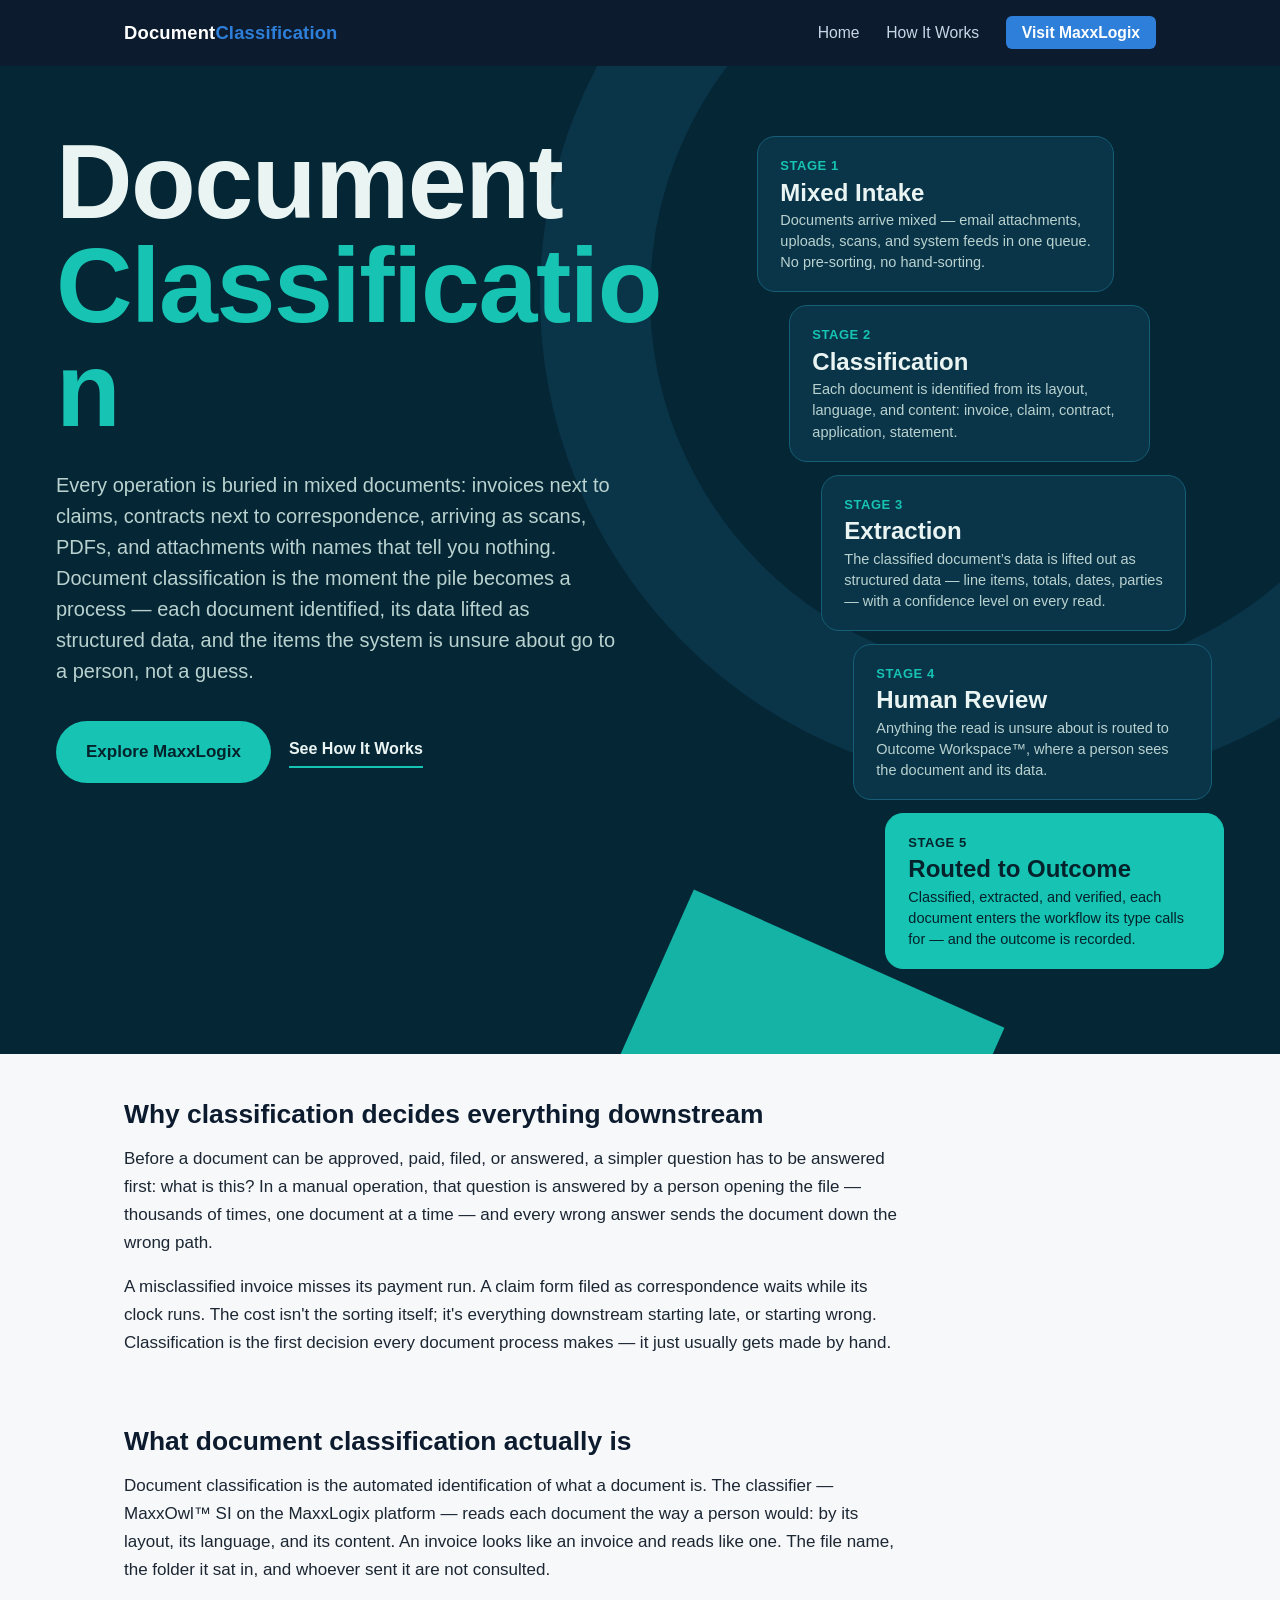
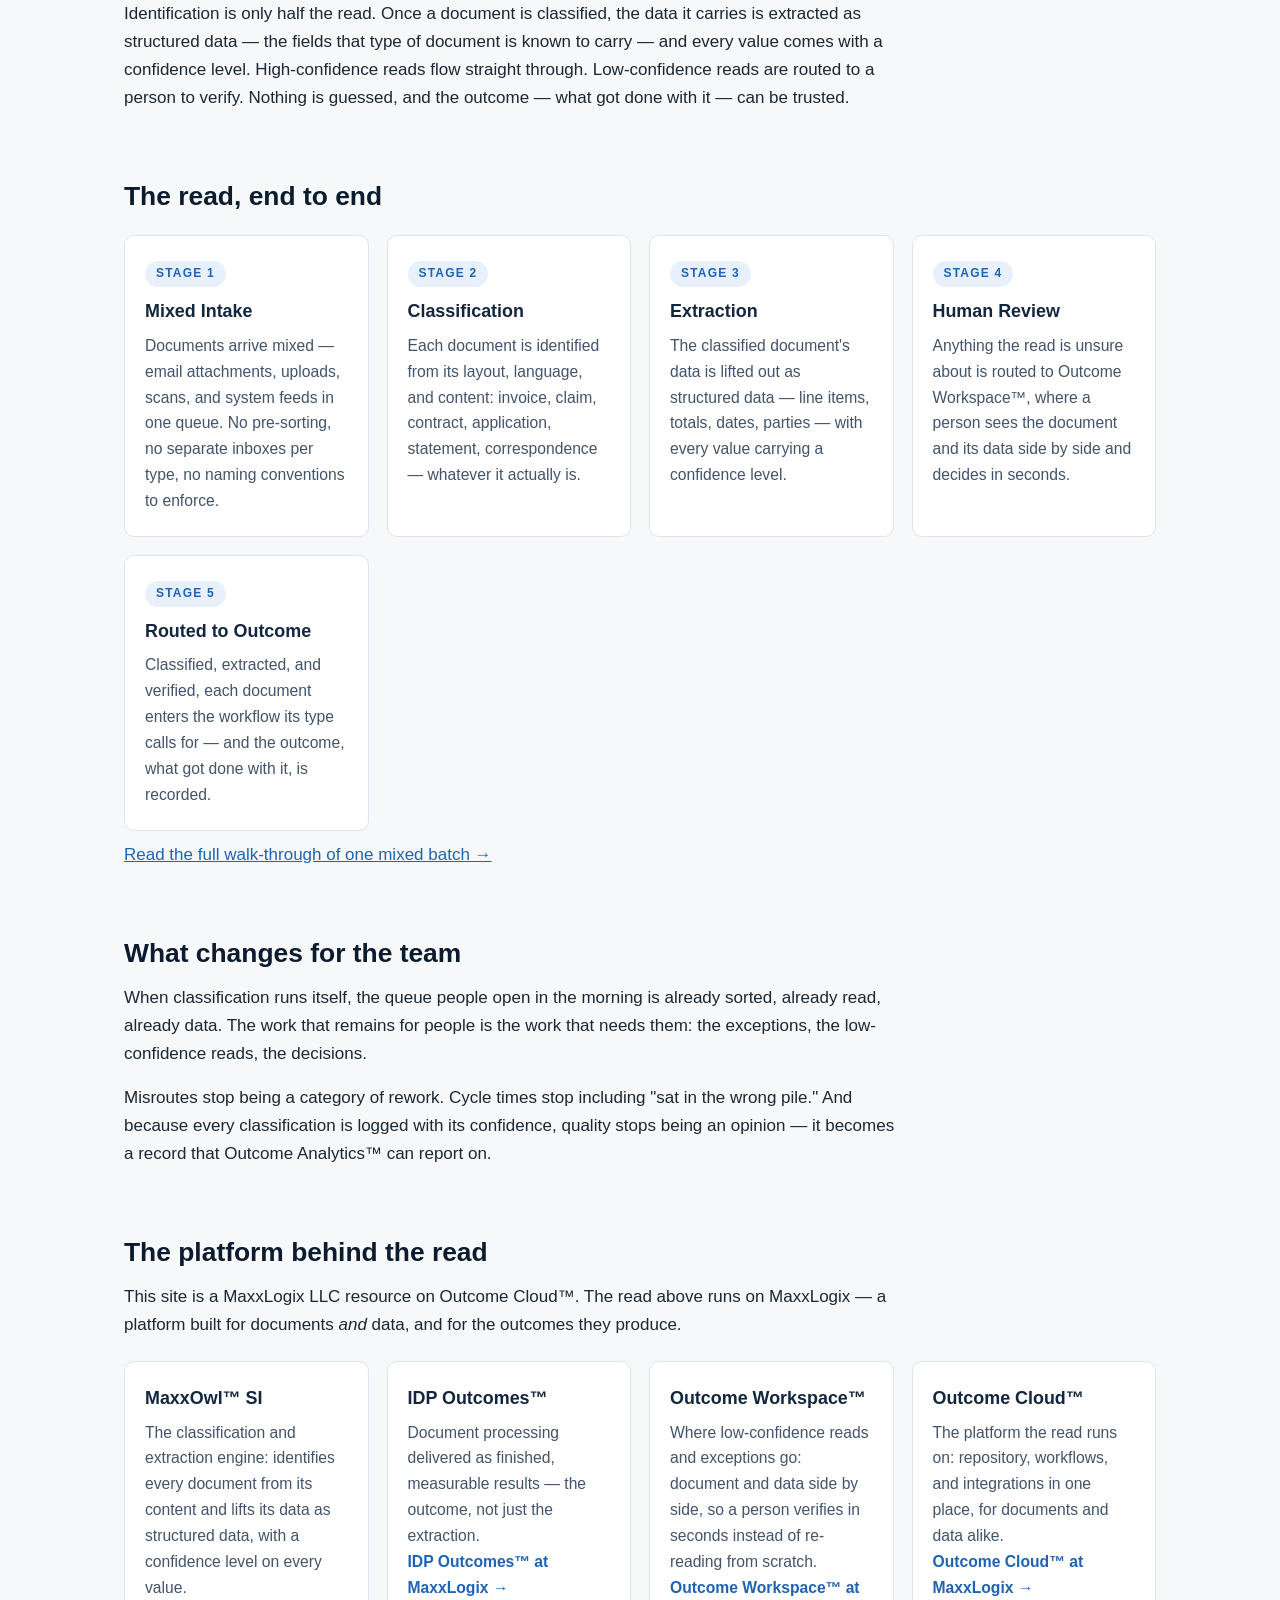
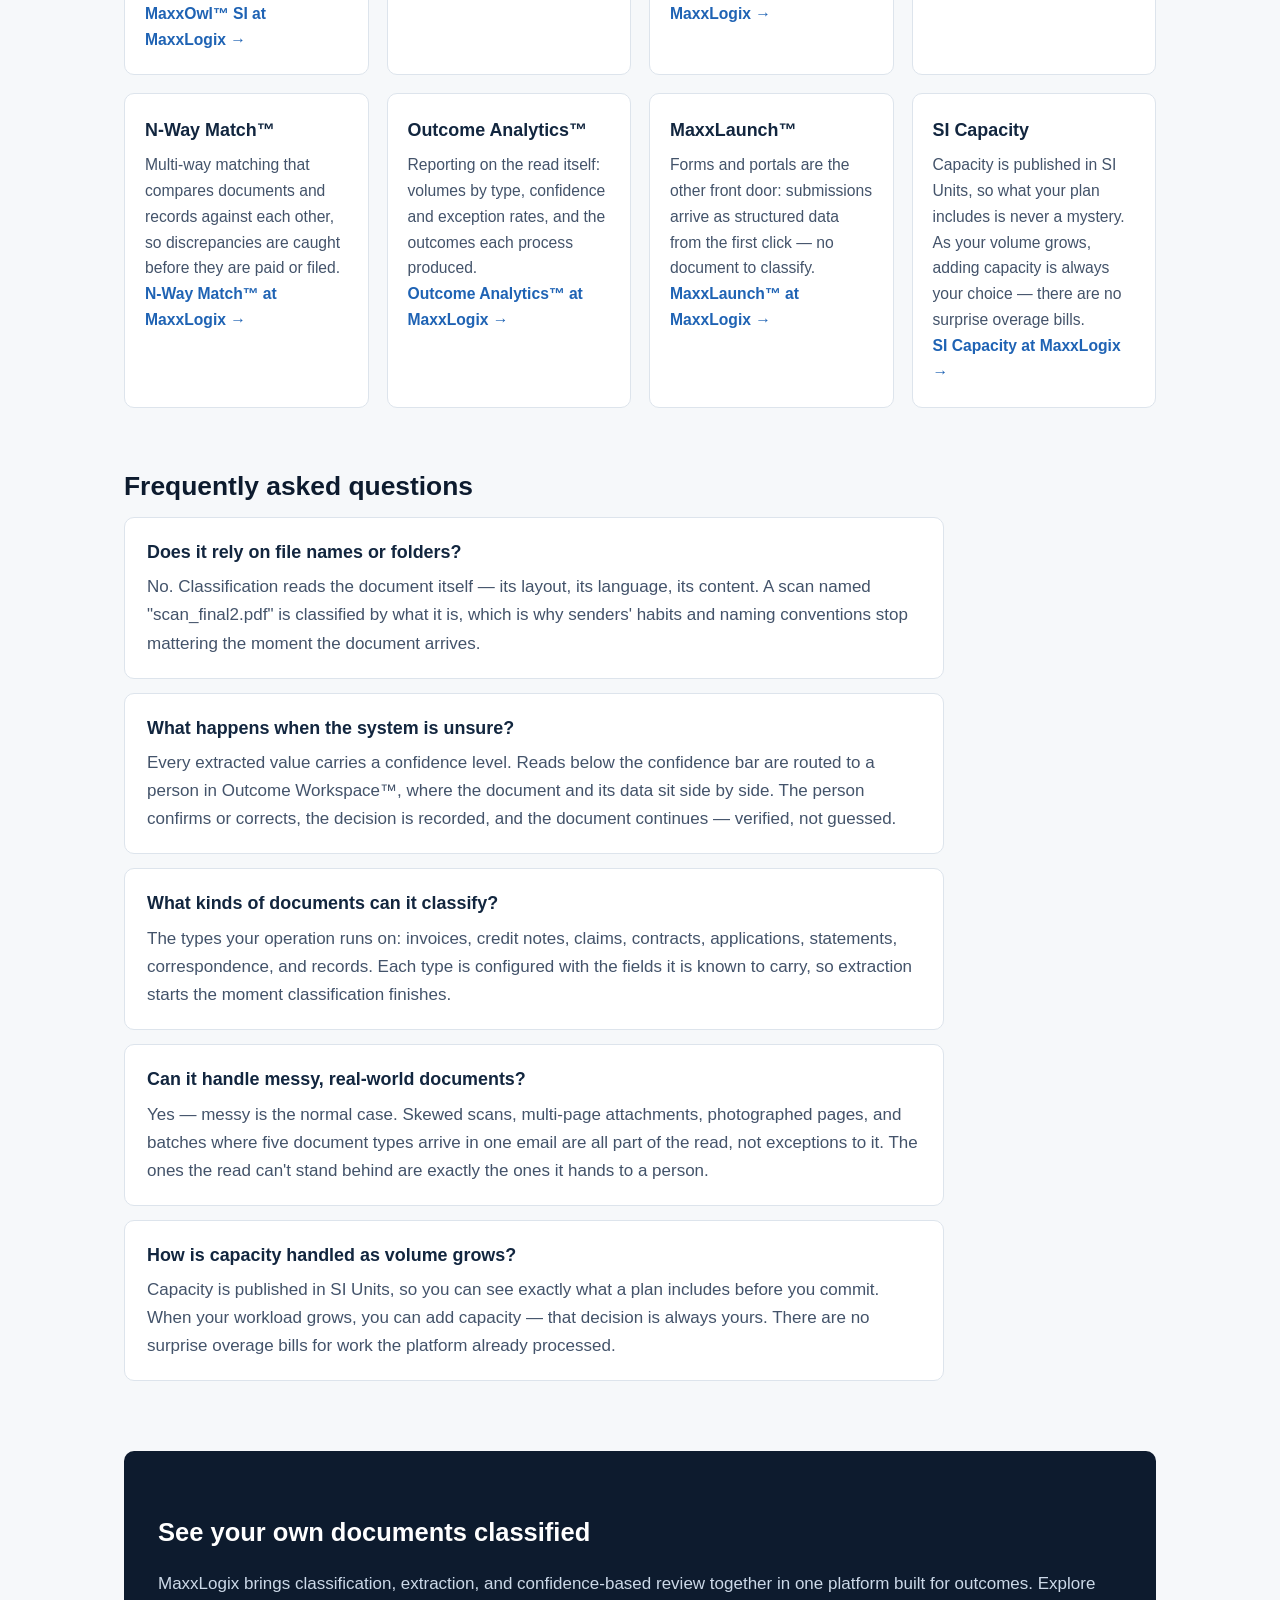
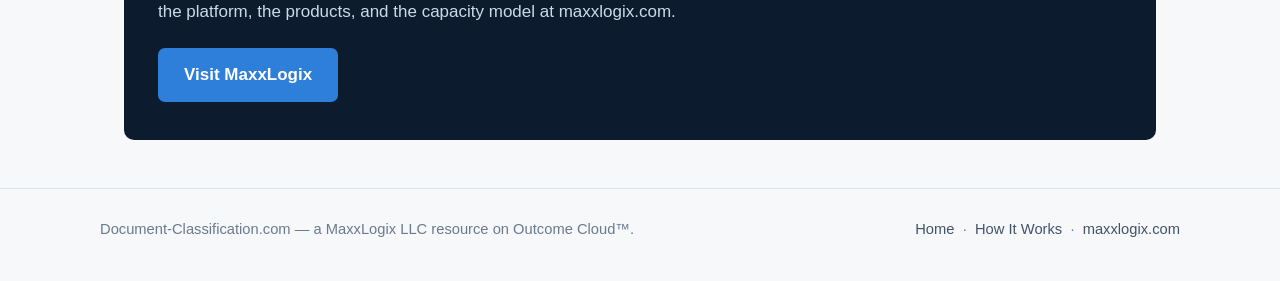
<file: index.html>
<!DOCTYPE html>
<html lang="en">
<head>
<meta charset="UTF-8">
<meta name="viewport" content="width=device-width, initial-scale=1.0">
<title>Document Classification | Document Classification</title>
<meta name="description" content="Document classification identifies every incoming document from its layout, language, and content — never its file name — and lifts its data as structured data with confidence levels.">
<link rel="canonical" href="https://document-classification.com/">
<meta property="og:type" content="website">
<meta property="og:site_name" content="Document Classification">
<meta property="og:title" content="Document Classification">
<meta property="og:description" content="The pile becomes a process. How document classification identifies every document by content, extracts its data with confidence levels, and routes the unsure to people.">
<meta property="og:url" content="https://document-classification.com/">
<meta name="twitter:card" content="summary">
<link rel="stylesheet" href="style.css">
</head>
<body>

<header class="site-header">
  <div class="header-inner">
    <a class="wordmark" href="index.html">Document<span>Classification</span></a>
    <nav class="main-nav">
      <a href="index.html">Home</a>
      <a href="how-it-works.html">How It Works</a>
      <a class="nav-cta" href="https://maxxlogix.com">Visit MaxxLogix</a>
    </nav>
  </div>
</header>

<section class="bh">
  <div class="bh-wrap">
    <div class="bh-grid">
      <div>
        <h1 class="bh-h1" style="font-size:106px">Document <span class="bh-a">Classification</span></h1>
        <p class="bh-lede">Every operation is buried in mixed documents: invoices next to claims, contracts next to correspondence, arriving as scans, PDFs, and attachments with names that tell you nothing. Document classification is the moment the pile becomes a process — each document identified, its data lifted as structured data, and the items the system is unsure about go to a person, not a guess.</p>
        <div class="bh-actions">
          <a class="bh-btn" href="https://maxxlogix.com">Explore MaxxLogix</a>
          <a class="bh-link2" href="how-it-works.html">See How It Works</a>
        </div>
      </div>
      <div class="bh-path" aria-label="The path, end to end">
        <div class="bh-stage bh-s1"><div class="bh-n">Stage 1</div><div class="bh-t">Mixed Intake</div><div class="bh-d">Documents arrive mixed — email attachments, uploads, scans, and system feeds in one queue. No pre-sorting, no hand-sorting.</div></div>
        <div class="bh-stage bh-s2"><div class="bh-n">Stage 2</div><div class="bh-t">Classification</div><div class="bh-d">Each document is identified from its layout, language, and content: invoice, claim, contract, application, statement.</div></div>
        <div class="bh-stage bh-s3"><div class="bh-n">Stage 3</div><div class="bh-t">Extraction</div><div class="bh-d">The classified document&rsquo;s data is lifted out as structured data — line items, totals, dates, parties — with a confidence level on every read.</div></div>
        <div class="bh-stage bh-s4"><div class="bh-n">Stage 4</div><div class="bh-t">Human Review</div><div class="bh-d">Anything the read is unsure about is routed to Outcome Workspace&trade;, where a person sees the document and its data.</div></div>
        <div class="bh-stage bh-s5"><div class="bh-n">Stage 5</div><div class="bh-t">Routed to Outcome</div><div class="bh-d">Classified, extracted, and verified, each document enters the workflow its type calls for — and the outcome is recorded.</div></div>
      </div>
    </div>
  </div>
</section>

<main>

  <section>
    <h2>Why classification decides everything downstream</h2>
    <p>Before a document can be approved, paid, filed, or answered, a simpler question has to be answered first: what is this? In a manual operation, that question is answered by a person opening the file — thousands of times, one document at a time — and every wrong answer sends the document down the wrong path.</p>
    <p>A misclassified invoice misses its payment run. A claim form filed as correspondence waits while its clock runs. The cost isn't the sorting itself; it's everything downstream starting late, or starting wrong. Classification is the first decision every document process makes — it just usually gets made by hand.</p>
  </section>

  <section>
    <h2>What document classification actually is</h2>
    <p>Document classification is the automated identification of what a document is. The classifier — MaxxOwl&trade; SI on the MaxxLogix platform — reads each document the way a person would: by its layout, its language, and its content. An invoice looks like an invoice and reads like one. The file name, the folder it sat in, and whoever sent it are not consulted.</p>
    <p>Identification is only half the read. Once a document is classified, the data it carries is extracted as structured data — the fields that type of document is known to carry — and every value comes with a confidence level. High-confidence reads flow straight through. Low-confidence reads are routed to a person to verify. Nothing is guessed, and the outcome — what got done with it — can be trusted.</p>
  </section>

  <section>
    <h2>The read, end to end</h2>
    <div class="grid">
      <div class="card">
        <span class="step">Stage 1</span>
        <h3>Mixed Intake</h3>
        <p>Documents arrive mixed — email attachments, uploads, scans, and system feeds in one queue. No pre-sorting, no separate inboxes per type, no naming conventions to enforce.</p>
      </div>
      <div class="card">
        <span class="step">Stage 2</span>
        <h3>Classification</h3>
        <p>Each document is identified from its layout, language, and content: invoice, claim, contract, application, statement, correspondence — whatever it actually is.</p>
      </div>
      <div class="card">
        <span class="step">Stage 3</span>
        <h3>Extraction</h3>
        <p>The classified document's data is lifted out as structured data — line items, totals, dates, parties — with every value carrying a confidence level.</p>
      </div>
      <div class="card">
        <span class="step">Stage 4</span>
        <h3>Human Review</h3>
        <p>Anything the read is unsure about is routed to Outcome Workspace&trade;, where a person sees the document and its data side by side and decides in seconds.</p>
      </div>
      <div class="card">
        <span class="step">Stage 5</span>
        <h3>Routed to Outcome</h3>
        <p>Classified, extracted, and verified, each document enters the workflow its type calls for — and the outcome, what got done with it, is recorded.</p>
      </div>
    </div>
    <p><a href="how-it-works.html">Read the full walk-through of one mixed batch &rarr;</a></p>
  </section>

  <section>
    <h2>What changes for the team</h2>
    <p>When classification runs itself, the queue people open in the morning is already sorted, already read, already data. The work that remains for people is the work that needs them: the exceptions, the low-confidence reads, the decisions.</p>
    <p>Misroutes stop being a category of rework. Cycle times stop including "sat in the wrong pile." And because every classification is logged with its confidence, quality stops being an opinion — it becomes a record that Outcome Analytics&trade; can report on.</p>
  </section>

  <section>
    <h2>The platform behind the read</h2>
    <p class="narrow">This site is a MaxxLogix LLC resource on Outcome Cloud&trade;. The read above runs on MaxxLogix — a platform built for documents <em>and</em> data, and for the outcomes they produce.</p>
    <div class="grid">
      <div class="card">
        <h3>MaxxOwl&trade; SI</h3>
        <p>The classification and extraction engine: identifies every document from its content and lifts its data as structured data, with a confidence level on every value.</p>
        <p><a href="https://maxxlogix.com/maxxowl-si/">MaxxOwl&trade; SI at MaxxLogix &rarr;</a></p>
      </div>
      <div class="card">
        <h3>IDP Outcomes&trade;</h3>
        <p>Document processing delivered as finished, measurable results — the outcome, not just the extraction.</p>
        <p><a href="https://maxxlogix.com/idp-outcomes/">IDP Outcomes&trade; at MaxxLogix &rarr;</a></p>
      </div>
      <div class="card">
        <h3>Outcome Workspace&trade;</h3>
        <p>Where low-confidence reads and exceptions go: document and data side by side, so a person verifies in seconds instead of re-reading from scratch.</p>
        <p><a href="https://maxxlogix.com/outcome-workspace/">Outcome Workspace&trade; at MaxxLogix &rarr;</a></p>
      </div>
      <div class="card">
        <h3>Outcome Cloud&trade;</h3>
        <p>The platform the read runs on: repository, workflows, and integrations in one place, for documents and data alike.</p>
        <p><a href="https://maxxlogix.com/outcome-cloud/">Outcome Cloud&trade; at MaxxLogix &rarr;</a></p>
      </div>
      <div class="card">
        <h3>N-Way Match&trade;</h3>
        <p>Multi-way matching that compares documents and records against each other, so discrepancies are caught before they are paid or filed.</p>
        <p><a href="https://maxxlogix.com/outcome-match/">N-Way Match&trade; at MaxxLogix &rarr;</a></p>
      </div>
      <div class="card">
        <h3>Outcome Analytics&trade;</h3>
        <p>Reporting on the read itself: volumes by type, confidence and exception rates, and the outcomes each process produced.</p>
        <p><a href="https://maxxlogix.com/outcome-analytics/">Outcome Analytics&trade; at MaxxLogix &rarr;</a></p>
      </div>
      <div class="card">
        <h3>MaxxLaunch&trade;</h3>
        <p>Forms and portals are the other front door: submissions arrive as structured data from the first click — no document to classify.</p>
        <p><a href="https://maxxlogix.com/maxxlaunch/">MaxxLaunch&trade; at MaxxLogix &rarr;</a></p>
      </div>
      <div class="card">
        <h3>SI Capacity</h3>
        <p>Capacity is published in SI Units, so what your plan includes is never a mystery. As your volume grows, adding capacity is always your choice — there are no surprise overage bills.</p>
        <p><a href="https://maxxlogix.com/si-capacity/">SI Capacity at MaxxLogix &rarr;</a></p>
      </div>
    </div>
  </section>

  <section>
    <h2>Frequently asked questions</h2>

    <div class="faq-item">
      <h3>Does it rely on file names or folders?</h3>
      <p>No. Classification reads the document itself — its layout, its language, its content. A scan named "scan_final2.pdf" is classified by what it is, which is why senders' habits and naming conventions stop mattering the moment the document arrives.</p>
    </div>

    <div class="faq-item">
      <h3>What happens when the system is unsure?</h3>
      <p>Every extracted value carries a confidence level. Reads below the confidence bar are routed to a person in Outcome Workspace&trade;, where the document and its data sit side by side. The person confirms or corrects, the decision is recorded, and the document continues — verified, not guessed.</p>
    </div>

    <div class="faq-item">
      <h3>What kinds of documents can it classify?</h3>
      <p>The types your operation runs on: invoices, credit notes, claims, contracts, applications, statements, correspondence, and records. Each type is configured with the fields it is known to carry, so extraction starts the moment classification finishes.</p>
    </div>

    <div class="faq-item">
      <h3>Can it handle messy, real-world documents?</h3>
      <p>Yes — messy is the normal case. Skewed scans, multi-page attachments, photographed pages, and batches where five document types arrive in one email are all part of the read, not exceptions to it. The ones the read can't stand behind are exactly the ones it hands to a person.</p>
    </div>

    <div class="faq-item">
      <h3>How is capacity handled as volume grows?</h3>
      <p>Capacity is published in SI Units, so you can see exactly what a plan includes before you commit. When your workload grows, you can add capacity — that decision is always yours. There are no surprise overage bills for work the platform already processed.</p>
    </div>
  </section>

  <div class="cta-band">
    <h2>See your own documents classified</h2>
    <p>MaxxLogix brings classification, extraction, and confidence-based review together in one platform built for outcomes. Explore the platform, the products, and the capacity model at maxxlogix.com.</p>
    <a class="btn" href="https://maxxlogix.com">Visit MaxxLogix</a>
  </div>

</main>

<footer class="site-footer">
  <div class="footer-inner">
    <span>Document-Classification.com — a MaxxLogix LLC resource on Outcome Cloud&trade;.</span>
    <span><a href="index.html">Home</a> &nbsp;·&nbsp; <a href="how-it-works.html">How It Works</a> &nbsp;·&nbsp; <a href="https://maxxlogix.com">maxxlogix.com</a></span>
  </div>
</footer>

</body>
</html>
</file>
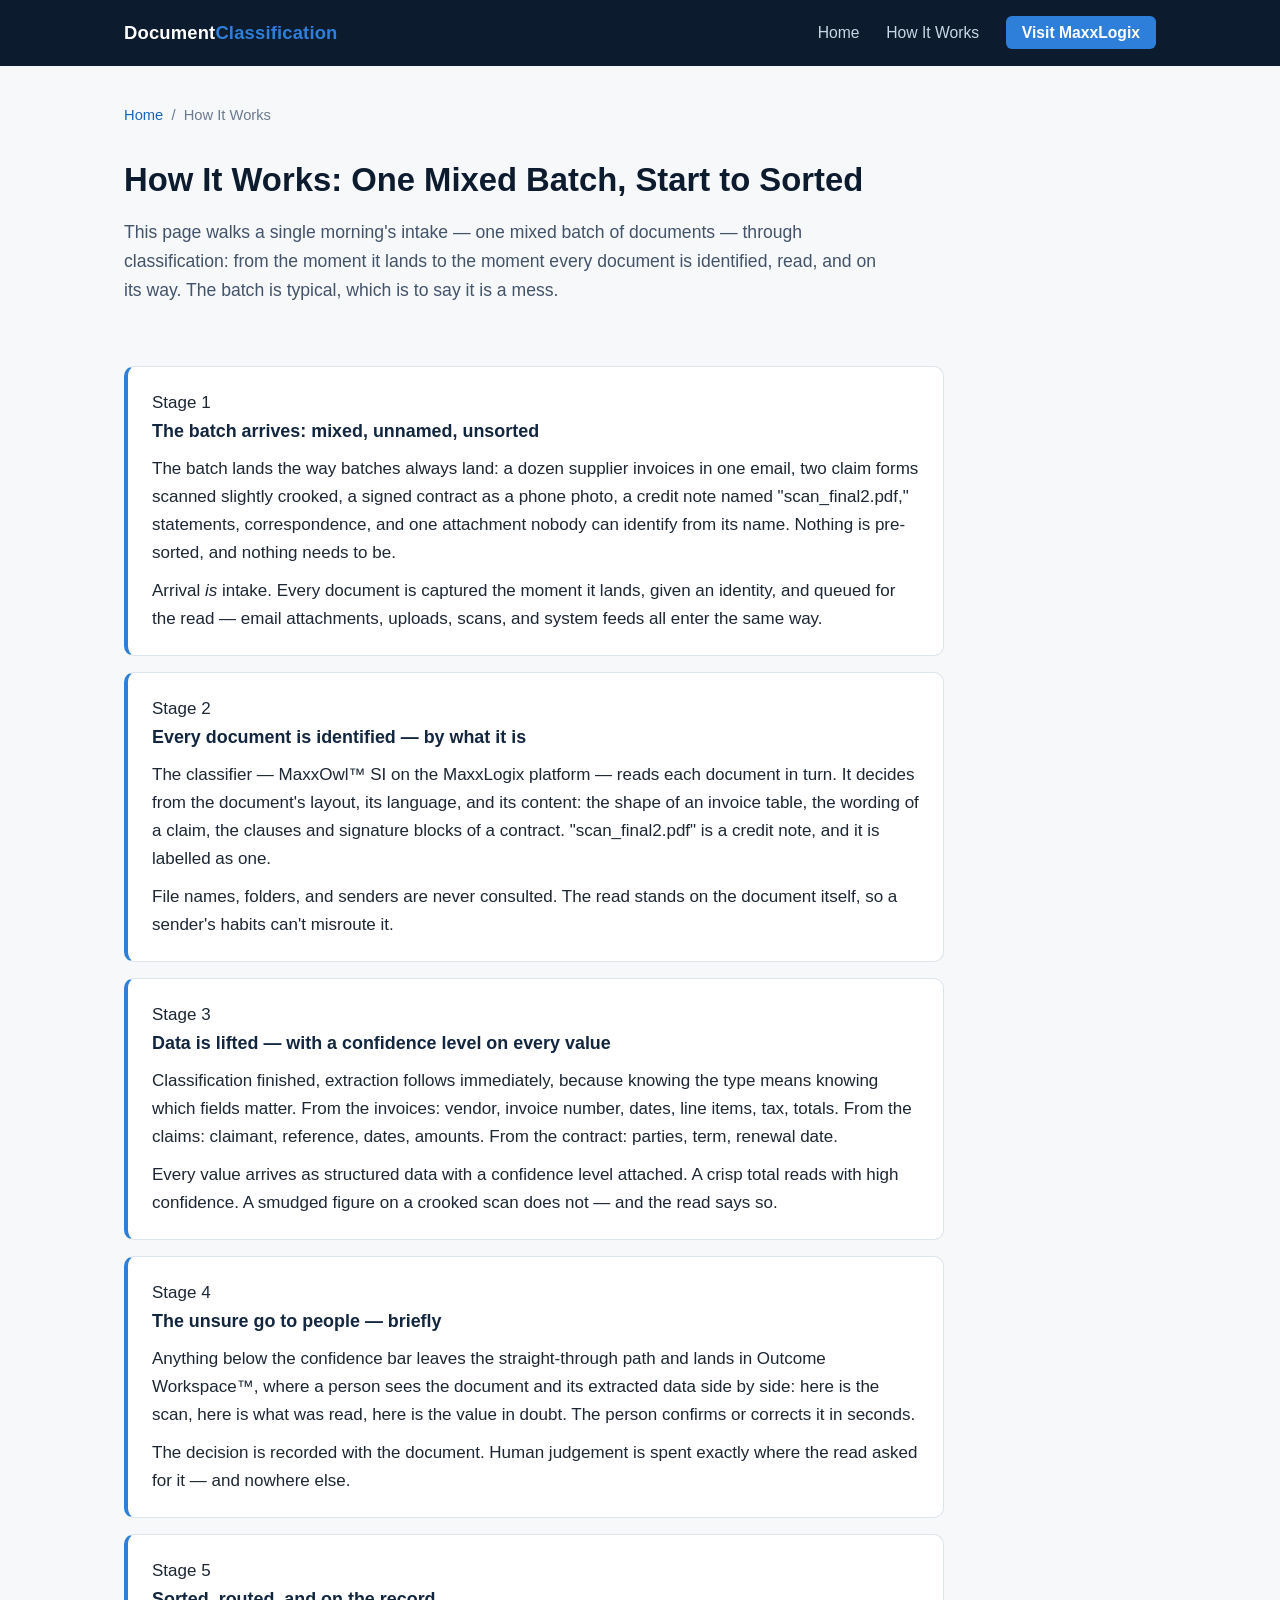
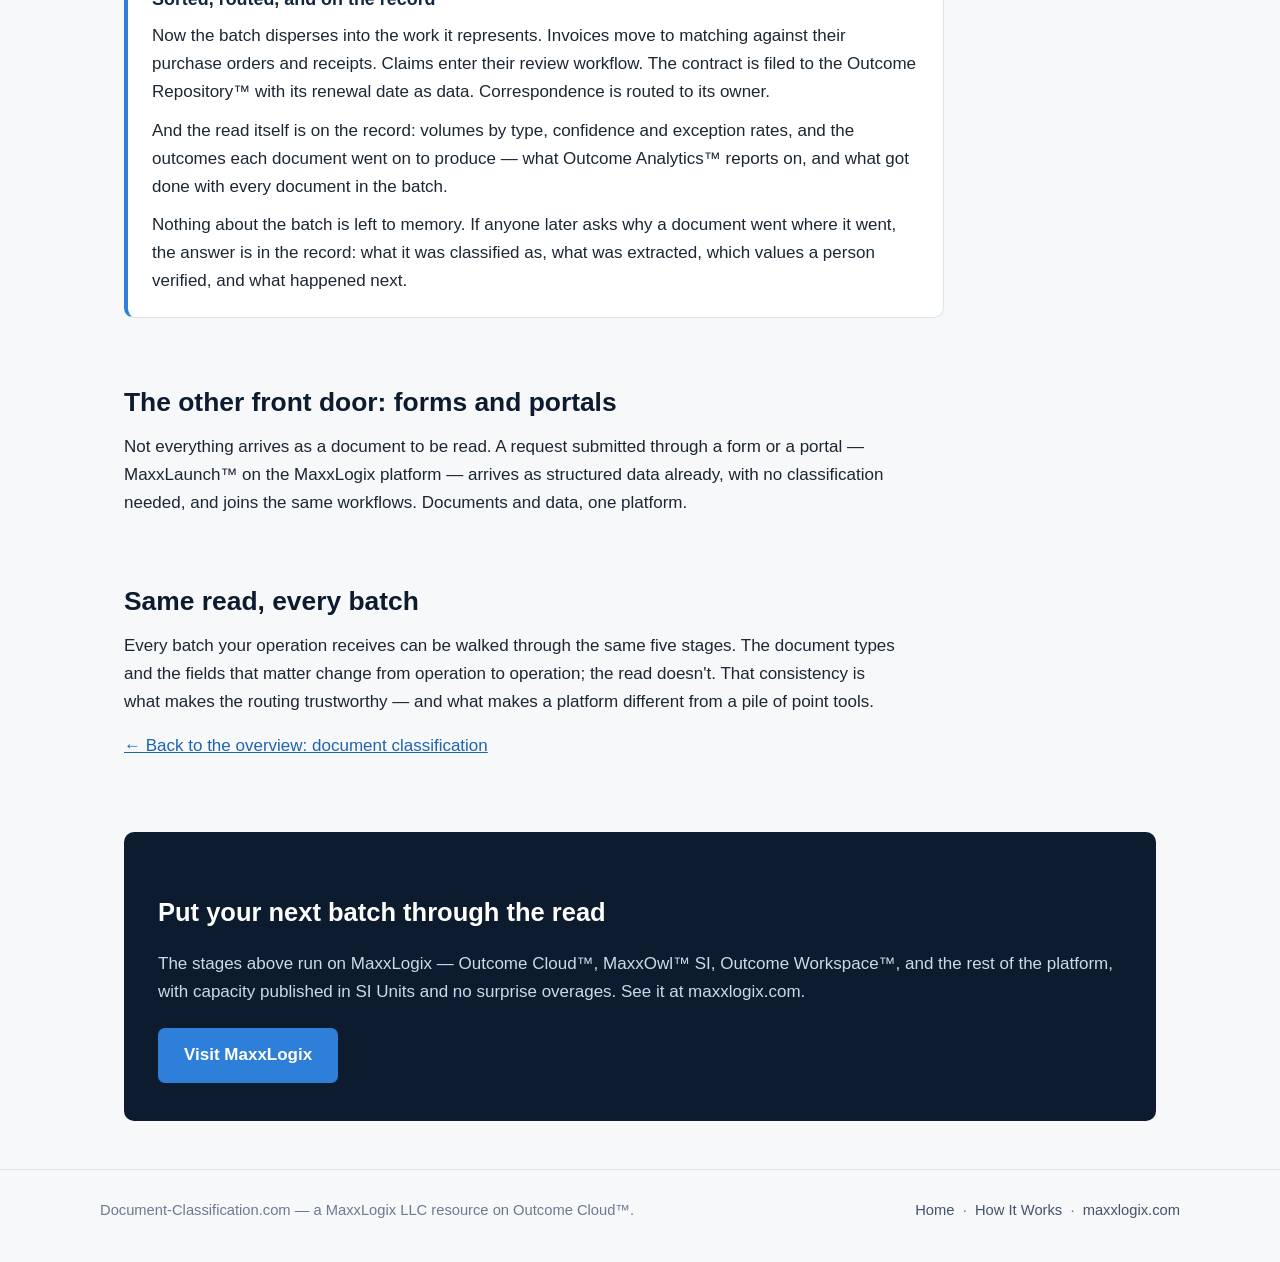
<file: how-it-works.html>
<!DOCTYPE html>
<html lang="en">
<head>
<meta charset="UTF-8">
<meta name="viewport" content="width=device-width, initial-scale=1.0">
<title>How It Works: One Mixed Batch, Classified Document by Document | Document Classification</title>
<meta name="description" content="A walk-through of document classification: one mixed batch arrives, every document is identified from its content, its data lifted with confidence levels, and the unsure routed to people.">
<link rel="canonical" href="https://document-classification.com/how-it-works.html">
<meta property="og:type" content="article">
<meta property="og:site_name" content="Document Classification">
<meta property="og:title" content="How It Works: One Mixed Batch, Classified Document by Document">
<meta property="og:description" content="Follow one mixed batch through intake, classification, extraction with confidence levels, human review, and routing — the read behind document classification.">
<meta property="og:url" content="https://document-classification.com/how-it-works.html">
<meta name="twitter:card" content="summary">
<link rel="stylesheet" href="style.css">
</head>
<body>

<header class="site-header">
  <div class="header-inner">
    <a class="wordmark" href="index.html">Document<span>Classification</span></a>
    <nav class="main-nav">
      <a href="index.html">Home</a>
      <a href="how-it-works.html">How It Works</a>
      <a class="nav-cta" href="https://maxxlogix.com">Visit MaxxLogix</a>
    </nav>
  </div>
</header>

<main>

  <p class="crumb"><a href="index.html">Home</a> &nbsp;/&nbsp; How It Works</p>

  <div class="page-head">
    <h1>How It Works: One Mixed Batch, Start to Sorted</h1>
    <p class="lede">This page walks a single morning's intake — one mixed batch of documents — through classification: from the moment it lands to the moment every document is identified, read, and on its way. The batch is typical, which is to say it is a mess.</p>
  </div>

  <section>
    <div class="stage-list">

      <div class="stage-block">
        <span class="step">Stage 1</span>
        <h3>The batch arrives: mixed, unnamed, unsorted</h3>
        <p>The batch lands the way batches always land: a dozen supplier invoices in one email, two claim forms scanned slightly crooked, a signed contract as a phone photo, a credit note named "scan_final2.pdf," statements, correspondence, and one attachment nobody can identify from its name. Nothing is pre-sorted, and nothing needs to be.</p>
        <p>Arrival <em>is</em> intake. Every document is captured the moment it lands, given an identity, and queued for the read — email attachments, uploads, scans, and system feeds all enter the same way.</p>
      </div>

      <div class="stage-block">
        <span class="step">Stage 2</span>
        <h3>Every document is identified — by what it is</h3>
        <p>The classifier — MaxxOwl&trade; SI on the MaxxLogix platform — reads each document in turn. It decides from the document's layout, its language, and its content: the shape of an invoice table, the wording of a claim, the clauses and signature blocks of a contract. "scan_final2.pdf" is a credit note, and it is labelled as one.</p>
        <p>File names, folders, and senders are never consulted. The read stands on the document itself, so a sender's habits can't misroute it.</p>
      </div>

      <div class="stage-block">
        <span class="step">Stage 3</span>
        <h3>Data is lifted — with a confidence level on every value</h3>
        <p>Classification finished, extraction follows immediately, because knowing the type means knowing which fields matter. From the invoices: vendor, invoice number, dates, line items, tax, totals. From the claims: claimant, reference, dates, amounts. From the contract: parties, term, renewal date.</p>
        <p>Every value arrives as structured data with a confidence level attached. A crisp total reads with high confidence. A smudged figure on a crooked scan does not — and the read says so.</p>
      </div>

      <div class="stage-block">
        <span class="step">Stage 4</span>
        <h3>The unsure go to people — briefly</h3>
        <p>Anything below the confidence bar leaves the straight-through path and lands in Outcome Workspace&trade;, where a person sees the document and its extracted data side by side: here is the scan, here is what was read, here is the value in doubt. The person confirms or corrects it in seconds.</p>
        <p>The decision is recorded with the document. Human judgement is spent exactly where the read asked for it — and nowhere else.</p>
      </div>

      <div class="stage-block">
        <span class="step">Stage 5</span>
        <h3>Sorted, routed, and on the record</h3>
        <p>Now the batch disperses into the work it represents. Invoices move to matching against their purchase orders and receipts. Claims enter their review workflow. The contract is filed to the Outcome Repository&trade; with its renewal date as data. Correspondence is routed to its owner.</p>
        <p>And the read itself is on the record: volumes by type, confidence and exception rates, and the outcomes each document went on to produce — what Outcome Analytics&trade; reports on, and what got done with every document in the batch.</p>
        <p>Nothing about the batch is left to memory. If anyone later asks why a document went where it went, the answer is in the record: what it was classified as, what was extracted, which values a person verified, and what happened next.</p>
      </div>

    </div>
  </section>

  <section>
    <h2>The other front door: forms and portals</h2>
    <p class="narrow">Not everything arrives as a document to be read. A request submitted through a form or a portal — MaxxLaunch&trade; on the MaxxLogix platform — arrives as structured data already, with no classification needed, and joins the same workflows. Documents and data, one platform.</p>
  </section>

  <section>
    <h2>Same read, every batch</h2>
    <p class="narrow">Every batch your operation receives can be walked through the same five stages. The document types and the fields that matter change from operation to operation; the read doesn't. That consistency is what makes the routing trustworthy — and what makes a platform different from a pile of point tools.</p>
    <p class="narrow"><a href="index.html">&larr; Back to the overview: document classification</a></p>
  </section>

  <div class="cta-band">
    <h2>Put your next batch through the read</h2>
    <p>The stages above run on MaxxLogix — Outcome Cloud&trade;, MaxxOwl&trade; SI, Outcome Workspace&trade;, and the rest of the platform, with capacity published in SI Units and no surprise overages. See it at maxxlogix.com.</p>
    <a class="btn" href="https://maxxlogix.com">Visit MaxxLogix</a>
  </div>

</main>

<footer class="site-footer">
  <div class="footer-inner">
    <span>Document-Classification.com — a MaxxLogix LLC resource on Outcome Cloud&trade;.</span>
    <span><a href="index.html">Home</a> &nbsp;·&nbsp; <a href="how-it-works.html">How It Works</a> &nbsp;·&nbsp; <a href="https://maxxlogix.com">maxxlogix.com</a></span>
  </div>
</footer>

</body>
</html>
</file>
<file: style.css>
/* Document Classification — microsite styles
   Palette: deep navy / slate with a single steel-blue accent.
   No external assets. System font stack only. */

:root {
  --navy: #0d1b2e;
  --navy-2: #12263f;
  --slate: #43536a;
  --slate-light: #6b7a8f;
  --ink: #1c2733;
  --bg: #f6f8fa;
  --card: #ffffff;
  --line: #dde4ec;
  --accent: #2e7fd9;
  --accent-dark: #1f63b4;
  --radius: 10px;
}

* { box-sizing: border-box; }

html { scroll-behavior: smooth; }

body {
  margin: 0;
  font-family: -apple-system, BlinkMacSystemFont, "Segoe UI", Roboto,
    "Helvetica Neue", Arial, sans-serif;
  color: var(--ink);
  background: var(--bg);
  line-height: 1.65;
  font-size: 17px;
}

a { color: var(--accent-dark); }
a:hover { color: var(--accent); }

/* ---------- Header ---------- */
.site-header {
  background: var(--navy);
  color: #fff;
}
.header-inner {
  max-width: 1080px;
  margin: 0 auto;
  padding: 18px 24px;
  display: flex;
  flex-wrap: wrap;
  align-items: center;
  justify-content: space-between;
  gap: 12px;
}
.wordmark {
  color: #fff;
  text-decoration: none;
  font-weight: 700;
  font-size: 1.15rem;
  letter-spacing: 0.01em;
}
.wordmark span { color: var(--accent); }
.main-nav a {
  color: #c9d6e6;
  text-decoration: none;
  margin-left: 22px;
  font-size: 0.98rem;
}
.main-nav a:hover { color: #fff; }
.main-nav a.nav-cta {
  background: var(--accent);
  color: #fff;
  padding: 8px 16px;
  border-radius: 6px;
  font-weight: 600;
}
.main-nav a.nav-cta:hover { background: var(--accent-dark); }

/* ---------- Hero ---------- */
.hero {
  background: linear-gradient(160deg, var(--navy) 0%, var(--navy-2) 70%, #1a3a5c 100%);
  color: #fff;
  padding: 64px 24px 72px;
}
.hero-inner { max-width: 820px; margin: 0 auto; }
.hero .eyebrow {
  text-transform: uppercase;
  letter-spacing: 0.14em;
  font-size: 0.78rem;
  font-weight: 700;
  color: #8fc1f2;
  margin: 0 0 14px;
}
.hero h1 {
  font-size: 2.45rem;
  line-height: 1.18;
  margin: 0 0 18px;
  font-weight: 750;
}
.hero p.lede {
  font-size: 1.16rem;
  color: #d7e3f0;
  margin: 0 0 28px;
  max-width: 680px;
}
.btn {
  display: inline-block;
  background: var(--accent);
  color: #fff;
  text-decoration: none;
  font-weight: 600;
  padding: 13px 26px;
  border-radius: 7px;
  margin-right: 12px;
}
.btn:hover { background: var(--accent-dark); color: #fff; }
.btn.ghost {
  background: transparent;
  border: 1px solid #7d97b5;
  color: #e6eef7;
}
.btn.ghost:hover { border-color: #fff; color: #fff; }

/* ---------- Layout ---------- */
main { max-width: 1080px; margin: 0 auto; padding: 0 24px; }
section { padding: 44px 0 8px; }
section h2 {
  font-size: 1.65rem;
  line-height: 1.25;
  color: var(--navy);
  margin: 0 0 14px;
}
section h3 { color: var(--navy-2); margin: 0 0 8px; font-size: 1.12rem; }
section p { max-width: 780px; margin: 0 0 16px; }
.narrow { max-width: 780px; }

/* ---------- Stage / card grids ---------- */
.grid {
  display: grid;
  grid-template-columns: repeat(auto-fit, minmax(230px, 1fr));
  gap: 18px;
  margin: 22px 0 10px;
}
.card {
  background: var(--card);
  border: 1px solid var(--line);
  border-radius: var(--radius);
  padding: 22px 20px;
}
.card .step {
  display: inline-block;
  font-size: 0.75rem;
  font-weight: 700;
  letter-spacing: 0.1em;
  text-transform: uppercase;
  color: var(--accent-dark);
  background: #e8f1fb;
  border-radius: 20px;
  padding: 3px 11px;
  margin-bottom: 10px;
}
.card p { margin: 0; font-size: 0.98rem; color: var(--slate); }
.card h3 { margin-bottom: 6px; }
.card a { font-weight: 600; text-decoration: none; }
.card a:hover { text-decoration: underline; }

/* ---------- Deep-dive stage list (how it works) ---------- */
.stage-list { max-width: 820px; }
.stage-block {
  background: var(--card);
  border: 1px solid var(--line);
  border-left: 4px solid var(--accent);
  border-radius: var(--radius);
  padding: 22px 24px;
  margin-bottom: 16px;
}
.stage-block p { margin: 0 0 10px; }
.stage-block p:last-child { margin-bottom: 0; }

/* ---------- FAQ ---------- */
.faq-item {
  background: var(--card);
  border: 1px solid var(--line);
  border-radius: var(--radius);
  padding: 20px 22px;
  margin-bottom: 14px;
  max-width: 820px;
}
.faq-item h3 { margin-bottom: 6px; }
.faq-item p { margin: 0; color: var(--slate); }

/* ---------- CTA band ---------- */
.cta-band {
  background: var(--navy);
  color: #fff;
  border-radius: var(--radius);
  padding: 38px 34px;
  margin: 48px 0;
  text-align: left;
}
.cta-band h2 { color: #fff; margin-bottom: 10px; }
.cta-band p { color: #ccd9e8; margin-bottom: 22px; }

/* ---------- Footer ---------- */
.site-footer {
  border-top: 1px solid var(--line);
  margin-top: 24px;
  padding: 28px 24px 40px;
  color: var(--slate-light);
  font-size: 0.92rem;
}
.footer-inner {
  max-width: 1080px;
  margin: 0 auto;
  display: flex;
  flex-wrap: wrap;
  gap: 10px 28px;
  justify-content: space-between;
}
.site-footer a { color: var(--slate); text-decoration: none; }
.site-footer a:hover { text-decoration: underline; }

/* ---------- Breadcrumb (subpage) ---------- */
.crumb { padding: 22px 0 0; font-size: 0.92rem; color: var(--slate-light); }
.crumb a { text-decoration: none; }
.crumb a:hover { text-decoration: underline; }
.page-head { padding-top: 18px; }
.page-head h1 { font-size: 2.05rem; color: var(--navy); line-height: 1.22; margin: 0 0 12px; }
.page-head p.lede { font-size: 1.1rem; color: var(--slate); max-width: 760px; }

/* ---------- Responsive ---------- */
@media (max-width: 640px) {
  body { font-size: 16px; }
  .hero { padding: 44px 20px 52px; }
  .hero h1 { font-size: 1.85rem; }
  .page-head h1 { font-size: 1.6rem; }
  section h2 { font-size: 1.4rem; }
  .main-nav a { margin-left: 14px; }
  .btn { display: block; text-align: center; margin: 0 0 10px; }
  .cta-band { padding: 28px 22px; }
}

/* ===== Bold hero (bh-) — 2026-11-17 rollout, approved sample system ===== */
.bh{position:relative;background:#052635;color:#eaf5f3;overflow:clip;padding:64px 56px 72px}
.bh::before{content:"";position:absolute;width:760px;height:760px;border-radius:50%;border:110px solid #0a3549;right:-240px;top:-260px}
.bh::after{content:"";position:absolute;width:340px;height:340px;background:#17c3b2;right:330px;bottom:-230px;transform:rotate(24deg);opacity:.9}
.bh-wrap{position:relative;z-index:2;max-width:1360px;margin:0 auto}
.bh-grid{display:grid;grid-template-columns:minmax(0,7fr) minmax(0,5fr);gap:48px;align-items:start}
.bh-h1{font-weight:800;line-height:.98;letter-spacing:-1.5px;margin:0;overflow-wrap:break-word;text-wrap:balance;color:#eaf5f3}
.bh-a{color:#17c3b2}
.bh-h{color:#ffb03a}
.bh-lede{margin-top:28px;font-size:20px;line-height:1.55;color:#b9d2cf;max-width:560px}
.bh-actions{margin-top:34px;display:flex;gap:18px;align-items:center;flex-wrap:wrap}
.bh-btn{display:inline-block;background:#17c3b2;color:#03222b;font-weight:700;font-size:17px;text-decoration:none;padding:17px 30px;border-radius:999px;transition:transform .18s ease}
.bh-btn:hover{transform:translateY(-2px);color:#03222b}
.bh-link2{color:#eaf5f3;font-weight:600;font-size:16px;text-decoration:none;border-bottom:2px solid #17c3b2;padding-bottom:3px}
.bh-link2:hover{color:#17c3b2}
.bh-path{position:relative;padding-top:6px}
.bh-stage{background:#0a3549;border:1px solid #155e75;border-radius:18px;padding:18px 22px;margin-bottom:13px;position:relative}
.bh-n{font-size:13px;color:#17c3b2;font-weight:700;letter-spacing:.04em;text-transform:uppercase}
.bh-t{font-size:24px;font-weight:700;margin-top:2px;line-height:1.15;color:#eaf5f3}
.bh-d{font-size:14.5px;color:#b9d2cf;margin-top:4px;line-height:1.45}
.bh-s1{margin-right:110px}
.bh-s2{margin-left:32px;margin-right:74px}
.bh-s3{margin-left:64px;margin-right:38px}
.bh-s4{margin-left:96px;margin-right:12px}
.bh-s5{margin-left:128px;background:#17c3b2;border-color:#17c3b2}
.bh-s5 .bh-n,.bh-s5 .bh-t,.bh-s5 .bh-d{color:#03222b}
@media (max-width:900px){
  .bh{padding:44px 24px 54px}
  .bh-grid{grid-template-columns:1fr}
  .bh-h1{font-size:52px !important}
  .bh-s1,.bh-s2,.bh-s3,.bh-s4,.bh-s5{margin-left:0;margin-right:0}
}
@media (prefers-reduced-motion: reduce){
  .bh-btn{transition:none}
  .bh-btn:hover{transform:none}
}
</file>
